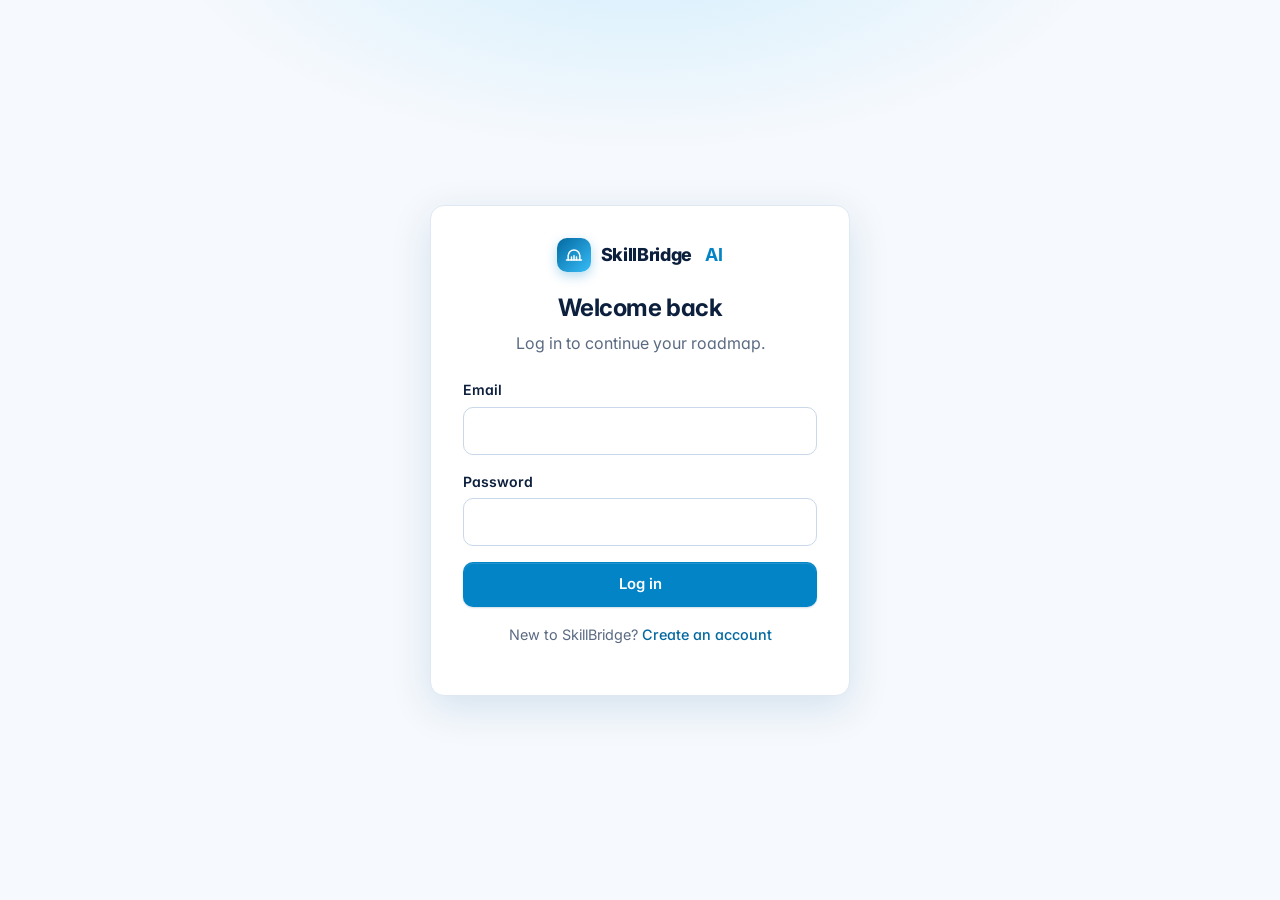
<file: docs/login.html>
<!DOCTYPE html>
<html lang="en">
<head>
  <meta charset="UTF-8">
  <meta name="viewport" content="width=device-width, initial-scale=1.0">
  <title>Log in · SkillBridge AI</title>
  <link rel="preconnect" href="https://fonts.googleapis.com">
  <link rel="preconnect" href="https://fonts.gstatic.com" crossorigin>
  <link href="https://fonts.googleapis.com/css2?family=Inter:wght@400;500;600;700;800&display=swap" rel="stylesheet">
  <link rel="stylesheet" href="css/style.css">
  <link rel="icon" href="data:image/svg+xml,%3Csvg xmlns=%22http://www.w3.org/2000/svg%22 viewBox=%220 0 24 24%22%3E%3Crect width=%2224%22 height=%2224%22 rx=%226%22 fill=%22%230284c7%22/%3E%3Cpath d=%22M4 17h16M6 17v-4a6 6 0 0 1 12 0v4%22 stroke=%22white%22 stroke-width=%222%22 fill=%22none%22/%3E%3C/svg%3E">
</head>
<body>
  <div class="auth-wrap">
    <div class="card auth-card">
      <a href="/" class="logo"><span class="logo-mark"><i data-icon="logo" data-size="20"></i></span>SkillBridge<b>AI</b></a>
      <h1>Welcome back</h1>
      <p class="sub">Log in to continue your roadmap.</p>
      <div class="error-box hidden" id="error"></div>
      <form id="authForm" data-mode="login" novalidate>
        <div class="field"><label for="email">Email</label><input type="email" id="email" name="email" autocomplete="email" required></div>
        <div class="field"><label for="password">Password</label><input type="password" id="password" name="password" autocomplete="current-password" required></div>
        <button class="btn" type="submit">Log in</button>
      </form>
      <p class="auth-foot">New to SkillBridge? <a href="register.html">Create an account</a></p>
    </div>
  </div>
  <script src="js/api.js"></script>
  <script src="js/auth.js"></script>
</body>
</html>
</file>
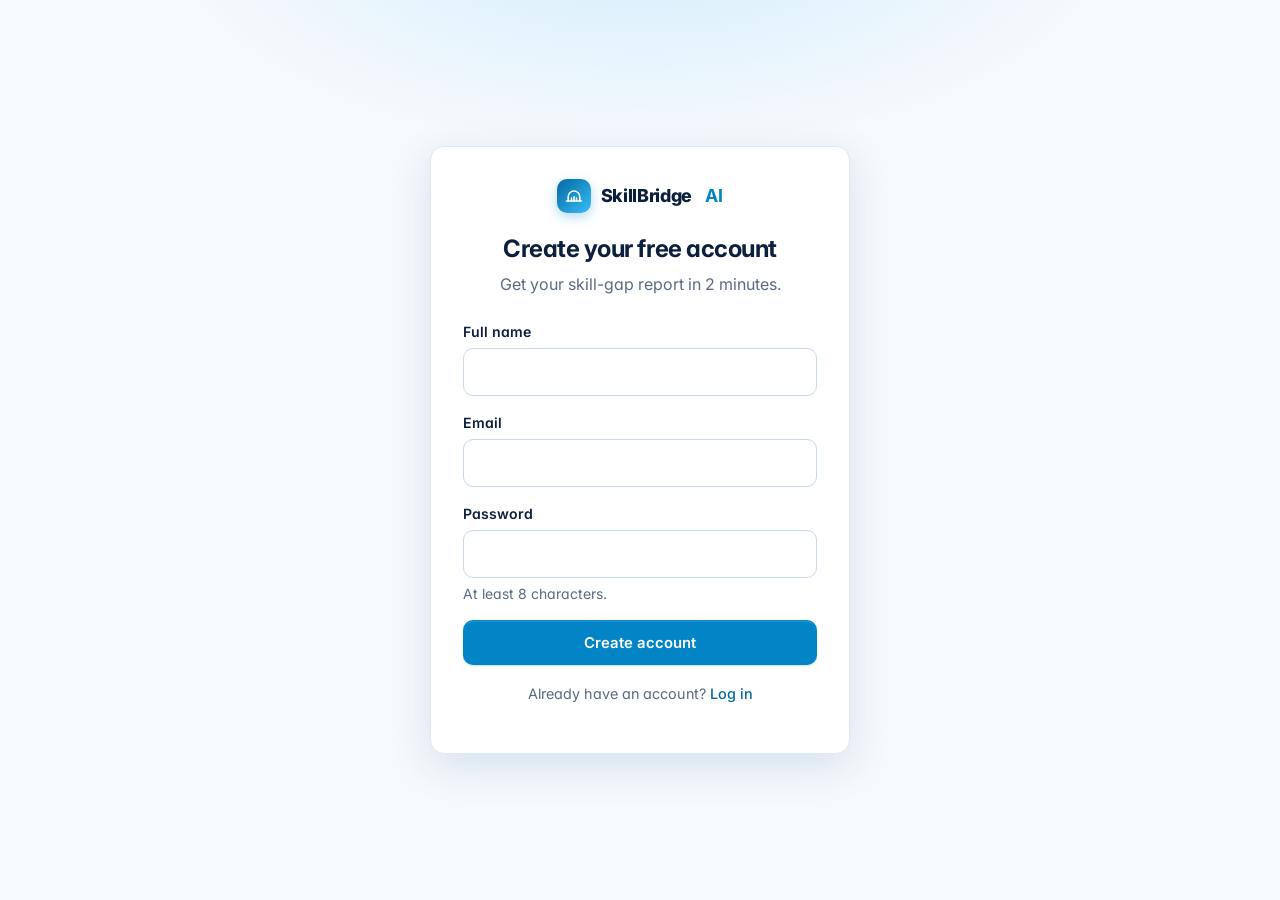
<file: docs/register.html>
<!DOCTYPE html>
<html lang="en">
<head>
  <meta charset="UTF-8">
  <meta name="viewport" content="width=device-width, initial-scale=1.0">
  <title>Create account · SkillBridge AI</title>
  <link rel="preconnect" href="https://fonts.googleapis.com">
  <link rel="preconnect" href="https://fonts.gstatic.com" crossorigin>
  <link href="https://fonts.googleapis.com/css2?family=Inter:wght@400;500;600;700;800&display=swap" rel="stylesheet">
  <link rel="stylesheet" href="css/style.css">
  <link rel="icon" href="data:image/svg+xml,%3Csvg xmlns=%22http://www.w3.org/2000/svg%22 viewBox=%220 0 24 24%22%3E%3Crect width=%2224%22 height=%2224%22 rx=%226%22 fill=%22%230284c7%22/%3E%3Cpath d=%22M4 17h16M6 17v-4a6 6 0 0 1 12 0v4%22 stroke=%22white%22 stroke-width=%222%22 fill=%22none%22/%3E%3C/svg%3E">
</head>
<body>
  <div class="auth-wrap">
    <div class="card auth-card">
      <a href="/" class="logo"><span class="logo-mark"><i data-icon="logo" data-size="20"></i></span>SkillBridge<b>AI</b></a>
      <h1>Create your free account</h1>
      <p class="sub">Get your skill-gap report in 2 minutes.</p>
      <div class="error-box hidden" id="error"></div>
      <form id="authForm" data-mode="register" novalidate>
        <div class="field"><label for="full_name">Full name</label><input type="text" id="full_name" name="full_name" autocomplete="name" required></div>
        <div class="field"><label for="email">Email</label><input type="email" id="email" name="email" autocomplete="email" required></div>
        <div class="field"><label for="password">Password</label><input type="password" id="password" name="password" autocomplete="new-password" minlength="8" required>
          <div class="small muted" style="margin-top:.3rem">At least 8 characters.</div></div>
        <button class="btn" type="submit">Create account</button>
      </form>
      <p class="auth-foot">Already have an account? <a href="login.html">Log in</a></p>
    </div>
  </div>
  <script src="js/api.js"></script>
  <script src="js/auth.js"></script>
</body>
</html>
</file>
<file: docs/css/style.css>
/* ==========================================================================
   SkillBridge AI - Styles
   Professional white & light-blue theme.
   ========================================================================== */
:root {
  --bg: #f6f9fd;
  --surface: #ffffff;
  --surface-2: #f0f6fc;
  --border: #dfe8f3;
  --border-strong: #c9d8ea;
  --text: #0c1f3d;
  --muted: #5a6a82;
  --primary: #0284c7;        /* sky blue - buttons, accents */
  --primary-dark: #0369a1;   /* links, hover, text on light blue */
  --primary-2: #38bdf8;      /* light blue - gradients */
  --primary-soft: #e6f4fd;
  --primary-ring: rgba(2, 132, 199, .18);
  --good: #047857;
  --good-soft: #e3f6ee;
  --warn: #b45309;
  --warn-soft: #fdf3e2;
  --bad: #b91c1c;
  --bad-soft: #fdecec;
  --shadow-sm: 0 1px 2px rgba(12, 31, 61, .05);
  --shadow: 0 1px 2px rgba(12, 31, 61, .04), 0 6px 20px rgba(12, 31, 61, .06);
  --shadow-lg: 0 12px 40px rgba(2, 84, 140, .14);
  --radius: 14px;
  --font: "Inter", system-ui, -apple-system, "Segoe UI", Roboto, sans-serif;
  color-scheme: light;
}

* { box-sizing: border-box; }
html, body { margin: 0; }
body {
  font-family: var(--font);
  background: var(--bg);
  color: var(--text);
  line-height: 1.55;
  -webkit-font-smoothing: antialiased;
  font-feature-settings: "cv11", "ss01";
}
a { color: var(--primary-dark); text-decoration: none; font-weight: 500; }
a:hover { text-decoration: underline; }
h1, h2, h3, h4 { line-height: 1.2; margin: 0 0 .5rem; letter-spacing: -.02em; font-weight: 700; }
h3 { font-size: 1.02rem; }
p { margin: 0 0 1rem; }
.muted { color: var(--muted); }
.small { font-size: .875rem; }
.hidden { display: none !important; }
.icon { flex: none; vertical-align: -3px; }
.with-icon { display: inline-flex; align-items: center; gap: .5rem; }
.with-icon .icon { color: var(--primary); }
.eyebrow-sm { display: flex; margin-bottom: .2rem; align-items: center; gap: .35rem; font-weight: 600; letter-spacing: .04em; color: var(--primary-dark); }

/* ----- buttons & forms ---------------------------------------------------- */
.btn {
  display: inline-flex; align-items: center; justify-content: center; gap: .45rem;
  padding: .68rem 1.15rem; border-radius: 10px; border: 1px solid transparent;
  font: 600 .93rem var(--font); cursor: pointer; transition: background .15s, box-shadow .15s, transform .1s;
  background: var(--primary); color: #fff; text-decoration: none !important;
  box-shadow: 0 1px 2px rgba(2, 84, 140, .2), inset 0 1px 0 rgba(255, 255, 255, .12);
}
.btn:hover { background: var(--primary-dark); }
.btn:active { transform: translateY(1px); }
.btn:disabled { opacity: .55; cursor: not-allowed; }
.btn.ghost { background: var(--surface); color: var(--text); border-color: var(--border-strong); box-shadow: var(--shadow-sm); }
.btn.ghost:hover { background: var(--surface-2); border-color: var(--primary-2); }
.btn.soft { background: var(--primary-soft); color: var(--primary-dark); box-shadow: none; }
.btn.soft:hover { background: #d4ecfb; }
.btn.sm { padding: .42rem .78rem; font-size: .84rem; border-radius: 8px; }
.btn.lg { padding: .88rem 1.5rem; font-size: 1rem; }

label { font-weight: 600; font-size: .88rem; display: block; margin-bottom: .35rem; }
input[type=text], input[type=email], input[type=password], select, textarea {
  width: 100%; padding: .7rem .85rem; border-radius: 10px; border: 1px solid var(--border-strong);
  background: var(--surface); color: var(--text); font: inherit; font-size: .94rem;
  transition: border-color .15s, box-shadow .15s;
}
textarea { resize: vertical; min-height: 140px; line-height: 1.5; }
input:focus, select:focus, textarea:focus {
  outline: none; border-color: var(--primary); box-shadow: 0 0 0 4px var(--primary-ring);
}
.btn:focus-visible, button:focus-visible { outline: 2px solid var(--primary); outline-offset: 2px; }
.field { margin-bottom: 1rem; }
.error-box { background: var(--bad-soft); color: var(--bad); padding: .7rem .9rem; border-radius: 10px; margin-bottom: 1rem; font-size: .9rem; border: 1px solid #f6caca; }

/* ----- generic ------------------------------------------------------------ */
.card {
  background: var(--surface); border: 1px solid var(--border); border-radius: var(--radius);
  padding: 1.3rem; box-shadow: var(--shadow);
}
.chip {
  display: inline-flex; align-items: center; gap: .3rem; padding: .2rem .62rem; border-radius: 999px;
  font-size: .76rem; font-weight: 600; background: var(--surface-2); color: var(--muted); white-space: nowrap;
  border: 1px solid var(--border);
}
.chip.good { background: var(--good-soft); color: var(--good); border-color: #c3ebd8; }
.chip.warn { background: var(--warn-soft); color: var(--warn); border-color: #f6ddb2; }
.chip.bad { background: var(--bad-soft); color: var(--bad); border-color: #f6caca; }
.chip.primary { background: var(--primary-soft); color: var(--primary-dark); border-color: #bfe3f8; }
.chips { display: flex; flex-wrap: wrap; gap: .4rem; }
.bar { height: 8px; border-radius: 999px; background: #e5eef8; overflow: hidden; }
.bar > span { display: block; height: 100%; border-radius: 999px; background: linear-gradient(90deg, var(--primary), var(--primary-2)); transition: width .5s; }
.grid { display: grid; gap: 1rem; }
.logo { display: flex; align-items: center; gap: .6rem; font-weight: 800; font-size: 1.12rem; color: var(--text); letter-spacing: -.02em; }
.logo:hover { text-decoration: none; }
.logo-mark {
  width: 34px; height: 34px; border-radius: 10px; display: grid; place-items: center; color: #fff;
  background: linear-gradient(135deg, var(--primary-dark), var(--primary-2)); box-shadow: 0 4px 12px rgba(2, 132, 199, .3);
}
.logo b { color: var(--primary); margin-left: .25rem; }
.role-icon {
  display: inline-grid; place-items: center; width: 38px; height: 38px; border-radius: 10px; flex: none;
  background: var(--primary-soft); color: var(--primary-dark);
}

/* ==========================================================================
   Landing page
   ========================================================================== */
.nav {
  position: sticky; top: 0; z-index: 10; backdrop-filter: saturate(180%) blur(12px);
  background: rgba(255, 255, 255, .85); border-bottom: 1px solid var(--border);
}
.nav-inner, .container { max-width: 1160px; margin: 0 auto; padding: 0 20px; }
.nav-inner { display: flex; align-items: center; justify-content: space-between; height: 68px; gap: 1rem; }
.nav-links { display: flex; gap: 1.75rem; align-items: center; }
.nav-links a:not(.btn) { color: var(--muted); font-weight: 500; font-size: .93rem; }
.nav-links a:not(.btn):hover { color: var(--text); text-decoration: none; }

.hero {
  padding: 84px 0 72px; position: relative; overflow: hidden;
  background:
    radial-gradient(900px 420px at 85% -10%, rgba(56, 189, 248, .22), transparent 60%),
    radial-gradient(700px 380px at -5% 20%, rgba(2, 132, 199, .10), transparent 60%),
    linear-gradient(180deg, #ffffff 0%, var(--bg) 100%);
}
.hero::before {
  content: ""; position: absolute; inset: 0; pointer-events: none; opacity: .5;
  background-image: linear-gradient(var(--border) 1px, transparent 1px), linear-gradient(90deg, var(--border) 1px, transparent 1px);
  background-size: 44px 44px;
  mask-image: radial-gradient(ellipse at 70% 30%, #000 10%, transparent 65%);
  -webkit-mask-image: radial-gradient(ellipse at 70% 30%, #000 10%, transparent 65%);
}
.hero .container { position: relative; }
.hero-grid { display: grid; grid-template-columns: 1.1fr .9fr; gap: 56px; align-items: center; }
.eyebrow {
  display: inline-flex; align-items: center; gap: .4rem; padding: .32rem .8rem; border-radius: 999px;
  background: var(--surface); color: var(--primary-dark); font-weight: 600; font-size: .82rem; margin-bottom: 1.1rem;
  border: 1px solid #bfe3f8; box-shadow: var(--shadow-sm);
}
.hero h1 { font-size: clamp(2.2rem, 5vw, 3.5rem); font-weight: 800; letter-spacing: -.035em; line-height: 1.08; }
.hero h1 .grad { background: linear-gradient(90deg, var(--primary-dark), var(--primary-2)); -webkit-background-clip: text; background-clip: text; color: transparent; }
.hero p.lead { font-size: 1.12rem; color: var(--muted); max-width: 540px; margin: 1.1rem 0 1.9rem; }
.hero-actions { display: flex; gap: .75rem; flex-wrap: wrap; }
.hero-note { margin-top: 1rem; font-size: .85rem; color: var(--muted); }
.trust { display: flex; gap: 2rem; flex-wrap: wrap; margin-top: 2.2rem; padding-top: 1.5rem; border-top: 1px solid var(--border); }
.trust div { font-size: .82rem; color: var(--muted); }
.trust strong { display: block; font-size: 1.4rem; color: var(--text); letter-spacing: -.02em; }

.preview { padding: 1.4rem; box-shadow: var(--shadow-lg); border-color: #d3e6f6; }
.preview-head { display: flex; align-items: center; gap: 1rem; margin-bottom: 1.1rem; padding-bottom: 1rem; border-bottom: 1px solid var(--border); }
.preview-row { display: grid; grid-template-columns: 120px 1fr 42px; gap: .7rem; align-items: center; font-size: .85rem; margin-bottom: .6rem; }
.preview-next { margin-top: 1rem; padding: .85rem 1rem; border-radius: 10px; background: var(--primary-soft); border: 1px solid #bfe3f8; }

section.block { padding: 80px 0; }
section.block.alt { background: var(--surface); border-top: 1px solid var(--border); border-bottom: 1px solid var(--border); }
.section-head { text-align: center; max-width: 640px; margin: 0 auto 2.75rem; }
.section-head .kicker { display: block; color: var(--primary); font-weight: 700; font-size: .78rem; letter-spacing: .12em; text-transform: uppercase; margin-bottom: .6rem; }
.section-head h2 { font-size: clamp(1.7rem, 3.5vw, 2.3rem); letter-spacing: -.03em; }
.features { grid-template-columns: repeat(auto-fit, minmax(260px, 1fr)); gap: 1.1rem; }
.feature { transition: transform .2s, box-shadow .2s, border-color .2s; box-shadow: var(--shadow-sm); }
.feature:hover { transform: translateY(-3px); box-shadow: var(--shadow-lg); border-color: #bfe3f8; }
.feature .ico {
  width: 46px; height: 46px; border-radius: 12px; display: grid; place-items: center; margin-bottom: 1rem;
  background: linear-gradient(135deg, var(--primary-soft), #d6eefc); color: var(--primary-dark); border: 1px solid #c8e7fa;
}
.feature h3 { font-size: 1.05rem; }
.feature p { color: var(--muted); font-size: .92rem; margin: 0; }
.steps { grid-template-columns: repeat(auto-fit, minmax(220px, 1fr)); counter-reset: step; }
.step { position: relative; padding-top: 3.1rem; box-shadow: var(--shadow-sm); }
.step::before {
  counter-increment: step; content: "0" counter(step); position: absolute; top: 1.2rem; left: 1.3rem;
  color: var(--primary); font-weight: 800; font-size: .9rem; letter-spacing: .05em;
}
.step p { color: var(--muted); font-size: .92rem; margin: 0; }
.roles-grid { grid-template-columns: repeat(auto-fit, minmax(220px, 1fr)); }
.role-mini { display: flex; gap: .85rem; align-items: flex-start; box-shadow: var(--shadow-sm); }
.role-mini h4 { font-size: .97rem; margin-bottom: .2rem; }
.role-mini p { color: var(--muted); font-size: .85rem; margin: 0; }
.cta {
  text-align: center; color: #fff; border-radius: 22px; padding: 56px 24px; position: relative; overflow: hidden;
  background: radial-gradient(600px 300px at 80% 0%, rgba(125, 211, 252, .45), transparent 60%), linear-gradient(135deg, #075985, var(--primary));
}
.cta h2 { font-size: clamp(1.6rem, 3.5vw, 2.2rem); }
.cta p { opacity: .9; }
.cta .btn { background: #fff; color: var(--primary-dark); }
.cta .btn:hover { background: #f0f9ff; }
footer.site { padding: 32px 0; color: var(--muted); font-size: .85rem; border-top: 1px solid var(--border); background: var(--surface); }
footer.site .container { display: flex; justify-content: space-between; align-items: center; gap: 1rem; flex-wrap: wrap; }

/* ==========================================================================
   Auth pages
   ========================================================================== */
.auth-wrap {
  min-height: 100vh; display: grid; place-items: center; padding: 24px 16px;
  background: radial-gradient(800px 400px at 50% -10%, rgba(56, 189, 248, .2), transparent 60%), var(--bg);
}
.auth-card { width: 100%; max-width: 420px; padding: 2rem; box-shadow: var(--shadow-lg); }
.auth-card .logo { justify-content: center; margin-bottom: 1.4rem; }
.auth-card h1 { font-size: 1.5rem; text-align: center; }
.auth-card .sub { text-align: center; color: var(--muted); margin-bottom: 1.5rem; }
.auth-card .btn { width: 100%; padding: .78rem; }
.auth-foot { text-align: center; margin-top: 1.1rem; font-size: .9rem; color: var(--muted); }

/* ==========================================================================
   App shell
   ========================================================================== */
.app { display: grid; grid-template-columns: 252px 1fr; min-height: 100vh; }
.sidebar {
  background: var(--surface); border-right: 1px solid var(--border); padding: 20px 14px;
  position: sticky; top: 0; height: 100vh; display: flex; flex-direction: column; gap: 1.5rem;
}
.sidebar .logo { padding: 0 8px; }
.side-nav { display: flex; flex-direction: column; gap: 2px; }
.side-nav button {
  display: flex; align-items: center; gap: .7rem; width: 100%; padding: .6rem .75rem; border: 0; border-radius: 9px;
  background: transparent; color: var(--muted); font: 500 .91rem var(--font); cursor: pointer; text-align: left;
  position: relative; transition: background .12s, color .12s;
}
.side-nav button:hover { background: var(--surface-2); color: var(--text); }
.side-nav button.active { background: var(--primary-soft); color: var(--primary-dark); font-weight: 600; }
.side-nav button.active::before {
  content: ""; position: absolute; left: -14px; top: 8px; bottom: 8px; width: 3px; border-radius: 0 3px 3px 0; background: var(--primary);
}
.side-nav .ni { width: 20px; display: grid; place-items: center; }
.side-user { margin-top: auto; padding: 12px 10px 4px; border-top: 1px solid var(--border); font-size: .84rem; }
.side-user strong { display: block; }
.side-user .muted { word-break: break-all; }

.main { padding: 32px 36px 64px; max-width: 1200px; width: 100%; min-width: 0; }
.page-head { display: flex; justify-content: space-between; align-items: flex-end; gap: 1rem; flex-wrap: wrap; margin-bottom: 1.6rem; }
.page-head h1 { font-size: 1.65rem; margin: 0; letter-spacing: -.03em; }
.page-head p { margin: .3rem 0 0; color: var(--muted); }
.topbar-mobile { display: none; }

.banner {
  display: flex; gap: 1rem; align-items: center; padding: 1rem 1.25rem; border-radius: var(--radius); margin-bottom: 1.25rem;
  background: linear-gradient(90deg, var(--primary-soft), #f3faff); border: 1px solid #c8e7fa; color: var(--text);
}
.banner .big { color: var(--primary); display: grid; }

/* dashboard */
.dash-top { display: grid; grid-template-columns: 320px 1fr; gap: 1rem; margin-bottom: 1rem; }
.ring-card { display: flex; flex-direction: column; align-items: center; justify-content: center; text-align: center; gap: .55rem; }
.ring-card .label { font-size: .74rem; letter-spacing: .1em; font-weight: 700; color: var(--muted); }
.ring { position: relative; width: 160px; height: 160px; }
.ring svg { transform: rotate(-90deg); }
.ring .val { position: absolute; inset: 0; display: grid; place-items: center; font-size: 2.2rem; font-weight: 800; letter-spacing: -.03em; }
.ring .val small { display: block; font-size: .72rem; font-weight: 600; color: var(--muted); margin-top: -.2rem; letter-spacing: .06em; text-transform: uppercase; }
.ring.sm { width: 110px; height: 110px; }
.ring.sm .val { font-size: 1.55rem; }
.stat-grid { display: grid; grid-template-columns: repeat(auto-fit, minmax(150px, 1fr)); gap: 1rem; }
.stat { box-shadow: var(--shadow-sm); }
.stat .k { font-size: .74rem; color: var(--muted); font-weight: 700; text-transform: uppercase; letter-spacing: .07em; }
.stat .v { font-size: 1.8rem; font-weight: 800; margin-top: .25rem; letter-spacing: -.03em; }
.stat .s { font-size: .8rem; color: var(--muted); }
.next-task { display: flex; justify-content: space-between; gap: 1rem; align-items: center; flex-wrap: wrap; border-left: 4px solid var(--primary); }
.two-col { display: grid; grid-template-columns: 1.3fr 1fr; gap: 1rem; }
.skill-row { display: grid; grid-template-columns: 170px 1fr 64px; gap: .75rem; align-items: center; padding: .45rem 0; font-size: .89rem; }
.skill-row .meter { position: relative; height: 10px; background: #e5eef8; border-radius: 999px; }
.skill-row .meter .have { position: absolute; left: 0; top: 0; bottom: 0; border-radius: 999px; background: linear-gradient(90deg, var(--primary), var(--primary-2)); }
.skill-row .meter .target { position: absolute; top: -4px; bottom: -4px; width: 2px; background: var(--text); opacity: .5; border-radius: 2px; }
.list-item { display: flex; justify-content: space-between; gap: .75rem; align-items: center; padding: .7rem 0; border-bottom: 1px solid var(--border); font-size: .89rem; }
.list-item:last-child { border-bottom: 0; }
.legend { display: flex; gap: 1rem; font-size: .8rem; color: var(--muted); margin-bottom: .5rem; }
.legend i { display: inline-block; width: 10px; height: 10px; border-radius: 3px; margin-right: .3rem; vertical-align: -1px; background: linear-gradient(90deg, var(--primary), var(--primary-2)); }
.legend i.t { width: 2px; height: 12px; background: var(--text); opacity: .5; }

/* profile */
.role-pick { grid-template-columns: repeat(auto-fill, minmax(210px, 1fr)); }
.role-opt {
  text-align: left; cursor: pointer; border: 1.5px solid var(--border); background: var(--surface); color: var(--text);
  border-radius: 12px; padding: .95rem; font: inherit; transition: border-color .15s, background .15s, box-shadow .15s;
}
.role-opt:hover { border-color: var(--primary-2); box-shadow: var(--shadow-sm); }
.role-opt.selected { border-color: var(--primary); background: #f3faff; box-shadow: 0 0 0 4px var(--primary-ring); }
.role-opt.selected .role-icon { background: var(--primary); color: #fff; }
.role-opt .t { font-weight: 700; display: block; margin: .6rem 0 .2rem; }
.role-opt .d { font-size: .8rem; color: var(--muted); }
.form-row { display: grid; grid-template-columns: 1fr 1fr; gap: 1rem; }
input[type=range] { accent-color: var(--primary); }
.rate-row { display: grid; grid-template-columns: 1fr auto; gap: 1rem; align-items: center; padding: .6rem 0; border-bottom: 1px solid var(--border); }
.rate-row:last-child { border-bottom: 0; }
.rate-row .nm { font-weight: 600; font-size: .91rem; }
.rate-row .nm small { display: block; color: var(--muted); font-weight: 400; }
.levels { display: flex; gap: 4px; }
.levels button {
  width: 34px; height: 30px; border-radius: 7px; border: 1px solid var(--border-strong); background: var(--surface);
  color: var(--muted); font: 600 .8rem var(--font); cursor: pointer; transition: all .12s;
}
.levels button.on { background: var(--primary); border-color: var(--primary); color: #fff; }
.levels button:hover { border-color: var(--primary); }
.sticky-save { position: sticky; bottom: 0; padding: 1rem 0; background: linear-gradient(transparent, var(--bg) 35%); display: flex; gap: .75rem; justify-content: flex-end; }
details.more summary { cursor: pointer; font-weight: 600; padding: .75rem 0; color: var(--primary-dark); }

/* gap analysis */
table.gap { width: 100%; border-collapse: collapse; font-size: .89rem; }
table.gap th { text-align: left; color: var(--muted); font-weight: 700; font-size: .72rem; text-transform: uppercase; letter-spacing: .07em; padding: .65rem .6rem; border-bottom: 1px solid var(--border); background: var(--surface-2); }
table.gap td { padding: .75rem .6rem; border-bottom: 1px solid var(--border); vertical-align: middle; }
table.gap tbody tr:hover { background: #fafcff; }
table.gap tr:last-child td { border-bottom: 0; }
.dots { display: inline-flex; gap: 3px; vertical-align: middle; }
.dots i { width: 10px; height: 10px; border-radius: 50%; background: #e5eef8; border: 1px solid var(--border-strong); }
.dots i.on { background: var(--primary); border-color: var(--primary); }
.dots i.tgt { border-color: var(--primary); background: var(--surface); }
.table-wrap { overflow-x: auto; }

/* roadmap */
.phase { margin-bottom: 1.9rem; }
.phase-title { display: flex; align-items: center; gap: .65rem; margin-bottom: .8rem; }
.phase-title h2 { font-size: 1.12rem; margin: 0; }
.phase-icon { display: grid; place-items: center; width: 32px; height: 32px; border-radius: 9px; background: var(--primary-soft); color: var(--primary-dark); }
.road-item { margin-bottom: .75rem; box-shadow: var(--shadow-sm); }
.road-item.done { background: #fbfdff; }
.road-head { display: flex; justify-content: space-between; gap: 1rem; align-items: flex-start; flex-wrap: wrap; margin-bottom: .6rem; }
.road-head h3 { font-size: 1rem; margin: 0; display: flex; align-items: center; gap: .4rem; }
.done-mark { color: var(--good); display: inline-grid; }
.task { display: flex; gap: .75rem; align-items: flex-start; padding: .55rem 0; border-top: 1px solid var(--border); font-size: .91rem; font-weight: 400; margin: 0; cursor: pointer; }
.task input { width: 18px; height: 18px; margin-top: 2px; accent-color: var(--primary); cursor: pointer; flex: none; }
.task.done .tt { text-decoration: line-through; color: var(--muted); }
.task .tt { flex: 1; }
.task .meta { display: flex; gap: .35rem; flex: none; flex-wrap: wrap; }
.chip.kind-learn { background: #eef6ff; color: #1d4ed8; border-color: #d4e5fd; }
.chip.kind-project { background: #f1f0ff; color: #4c3fc4; border-color: #dedafc; }
.resources { display: flex; flex-wrap: wrap; gap: .5rem; margin-top: .7rem; font-size: .84rem; align-items: center; }
.resources a { padding: .28rem .65rem; border: 1px solid var(--border-strong); border-radius: 8px; background: var(--surface); }
.resources a:hover { border-color: var(--primary); text-decoration: none; background: var(--primary-soft); }

/* resume */
.score-head { display: flex; gap: 1.25rem; align-items: center; margin-bottom: 1rem; }
.bk-row { display: grid; grid-template-columns: 140px 1fr 50px; gap: .6rem; align-items: center; font-size: .87rem; margin-bottom: .55rem; }
.check { display: flex; gap: .5rem; align-items: center; font-size: .9rem; padding: .28rem 0; }
.check .ok { color: var(--good); display: grid; }
.check .no { color: var(--warn); display: grid; }
.tips { padding-left: 1.1rem; margin: 0; }
.tips li { margin-bottom: .5rem; font-size: .91rem; }
.tips li::marker { color: var(--primary); }
.drop { border: 1.5px dashed var(--border-strong); border-radius: 12px; padding: .85rem; text-align: center; font-size: .87rem; color: var(--muted); margin-bottom: .85rem; background: var(--surface-2); }
.drop .icon { color: var(--primary); }

/* interview */
.q-card { border-left: 4px solid var(--primary); }
.q-card .q { font-size: 1.15rem; font-weight: 700; margin: .6rem 0 .8rem; letter-spacing: -.01em; }
.result-pill { font-size: 1.7rem; font-weight: 800; letter-spacing: -.02em; }
.model-answer { background: var(--primary-soft); border: 1px solid #c8e7fa; border-radius: 10px; padding: .8rem 1rem; margin: .4rem 0 1rem; }
.model-answer p { margin: .35rem 0 0; }

/* jobs */
.filters { display: flex; gap: .6rem; flex-wrap: wrap; margin-bottom: 1rem; }
.filters select { width: auto; }
.jobs-grid { grid-template-columns: repeat(auto-fill, minmax(310px, 1fr)); }
.job { transition: box-shadow .2s, border-color .2s; }
.job:hover { box-shadow: var(--shadow-lg); border-color: #c8e7fa; }
.job h3 { font-size: 1.01rem; margin-bottom: .15rem; }
.job .co { color: var(--muted); font-size: .87rem; }
.job .match { display: flex; align-items: center; gap: .6rem; margin: .9rem 0; font-weight: 700; font-size: .88rem; }
.job .match .bar { flex: 1; }
.job .sec { font-size: .72rem; color: var(--muted); font-weight: 700; letter-spacing: .07em; margin: .6rem 0 .3rem; }
.job-foot { display: flex; justify-content: space-between; align-items: center; margin-top: 1rem; padding-top: .8rem; border-top: 1px solid var(--border); }
.save-btn { background: none; border: 0; cursor: pointer; font-size: 1.25rem; color: var(--border-strong); line-height: 1; }
.save-btn:hover { color: var(--primary); }
.save-btn.on { color: #f59e0b; }

/* mentor chat */
.chat { display: flex; flex-direction: column; height: calc(100vh - 180px); min-height: 440px; padding: 0; overflow: hidden; }
.chat-log { flex: 1; overflow-y: auto; padding: 1.4rem; display: flex; flex-direction: column; gap: .85rem; background: linear-gradient(180deg, #fbfdff, var(--surface)); }
.msg { max-width: 78%; padding: .78rem 1.05rem; border-radius: 14px; font-size: .92rem; white-space: normal; line-height: 1.6; }
.msg.bot { background: var(--surface); border: 1px solid var(--border); border-bottom-left-radius: 4px; align-self: flex-start; box-shadow: var(--shadow-sm); }
.msg.me { background: var(--primary); color: #fff; border-bottom-right-radius: 4px; align-self: flex-end; }
.msg.me a { color: #fff; }
.chat-suggest { display: flex; gap: .4rem; flex-wrap: wrap; padding: .75rem 1.4rem; border-top: 1px solid var(--border); }
.chat-suggest button { border: 1px solid var(--border-strong); background: var(--surface); color: var(--text); border-radius: 999px; padding: .36rem .85rem; font: 500 .81rem var(--font); cursor: pointer; }
.chat-suggest button:hover { border-color: var(--primary); color: var(--primary-dark); background: var(--primary-soft); }
.chat-form { display: flex; gap: .6rem; padding: .9rem 1.4rem 1.1rem; }
.typing { color: var(--muted); font-style: italic; }

.toast {
  position: fixed; bottom: 22px; left: 50%; transform: translateX(-50%) translateY(20px); opacity: 0;
  background: var(--text); color: #fff; padding: .72rem 1.15rem; border-radius: 10px; font-size: .89rem; font-weight: 600;
  transition: all .25s; z-index: 50; pointer-events: none; box-shadow: var(--shadow-lg);
}
.toast.show { opacity: 1; transform: translateX(-50%) translateY(0); }
.empty { text-align: center; padding: 2.5rem 1rem; color: var(--muted); }
.empty .icon { color: var(--primary-2); margin-bottom: .5rem; }
.loading { padding: 3rem; text-align: center; color: var(--muted); }

/* ==========================================================================
   Responsive
   ========================================================================== */
@media (max-width: 960px) {
  .hero-grid, .dash-top, .two-col { grid-template-columns: 1fr; }
  .hero { padding: 56px 0 48px; }
  .app { grid-template-columns: 1fr; }
  .sidebar {
    position: fixed; inset: 0 auto 0 0; width: 264px; z-index: 40; transform: translateX(-100%); transition: transform .25s;
    box-shadow: var(--shadow-lg);
  }
  .sidebar.open { transform: none; }
  .topbar-mobile {
    display: flex; align-items: center; justify-content: space-between; padding: 12px 16px;
    background: rgba(255, 255, 255, .92); backdrop-filter: blur(10px); border-bottom: 1px solid var(--border); position: sticky; top: 0; z-index: 30;
  }
  .topbar-mobile button { background: none; border: 0; color: var(--text); cursor: pointer; display: grid; padding: 4px; }
  .main { padding: 22px 16px 64px; }
  section.block { padding: 56px 0; }
}
@media (max-width: 640px) {
  .nav-links a:not(.btn) { display: none; }
  .form-row { grid-template-columns: 1fr; }
  .skill-row { grid-template-columns: 1fr 52px; }
  .skill-row .meter { grid-column: 1 / -1; grid-row: 2; }
  .rate-row { grid-template-columns: 1fr; gap: .4rem; }
  .levels button { width: 30px; }
  .preview-row { grid-template-columns: 90px 1fr 38px; }
  .bk-row { grid-template-columns: 110px 1fr 40px; }
  .msg { max-width: 90%; }
  .jobs-grid { grid-template-columns: 1fr; }
  .score-head { flex-direction: column; align-items: flex-start; }
  .trust { gap: 1.25rem; }
}
</file>
